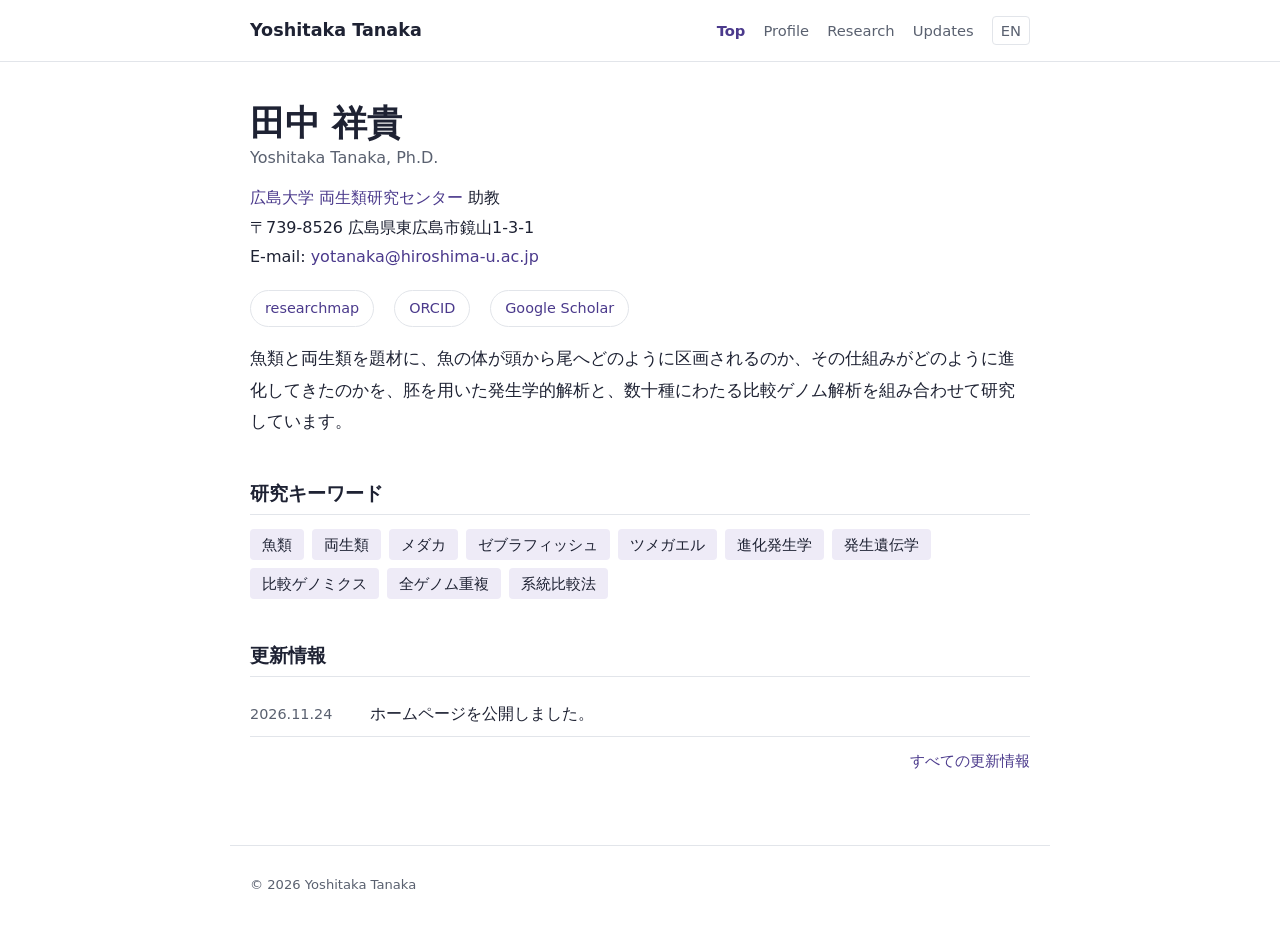
<file: index.html>
<!doctype html>
<html lang="ja">
<head>
<meta charset="utf-8">
<meta name="viewport" content="width=device-width, initial-scale=1">
<title>Yoshitaka Tanaka</title>
<meta name="description" content="魚類と両生類の進化発生学と比較ゲノミクス">
<link rel="alternate" hreflang="en" href="en/index.html">
<link rel="icon" href="/files/icon/favicon.svg" type="image/svg+xml">
<link rel="icon" href="/files/icon/favicon-32.png" sizes="32x32" type="image/png">
<link rel="apple-touch-icon" href="/files/icon/apple-touch-icon.png">
<link rel="stylesheet" href="assets/style.css">
</head>
<body>
<header class="site-header">
  <div class="wrap bar">
    <a class="brand" href="index.html">Yoshitaka Tanaka</a>
    <nav>
      <a href="index.html" aria-current="page">Top</a>
      <a href="profile.html">Profile</a>
      <a href="research.html">Research</a>
      <a href="updates.html">Updates</a>
      <a class="lang" href="en/index.html" hreflang="en">EN</a>
    </nav>
  </div>
</header>

<main class="wrap">
<section class="hero">
  <h1><span>田中 祥貴</span><span class="sub">Yoshitaka Tanaka, Ph.D.</span></h1>
  <address>
    <span><a href="https://www.hiroshima-u.ac.jp//">広島大学</a> <a href="https://amphibian.hiroshima-u.ac.jp/">両生類研究センター</a> 助教</span><br>
    <span>〒739-8526 広島県東広島市鏡山1-3-1</span><br>
    E-mail: <span class="mail" data-user="yotanaka" data-domain="hiroshima-u.ac.jp">name [at] example.ac.jp</span>
  </address>
  <ul class="ids">
    <li><a href="https://researchmap.jp/yoshitaka.tanaka/">researchmap</a></li>
    <li><a href="https://orcid.org/0009-0001-9887-1503/">ORCID</a></li>
    <li><a href="https://scholar.google.com/citations?user=2GogFeEAAAAJ&hl/">Google Scholar</a></li>
  </ul>
</section>

<section>
  <p class="lead">魚類と両生類を題材に、魚の体が頭から尾へどのように区画されるのか、その仕組みがどのように進化してきたのかを、胚を用いた発生学的解析と、数十種にわたる比較ゲノム解析を組み合わせて研究しています。</p>

  <h2>研究キーワード</h2>
  <ul class="keywords">
    <li>魚類</li><li>両生類</li><li>メダカ</li><li>ゼブラフィッシュ</li><li>ツメガエル</li>
    <li>進化発生学</li><li>発生遺伝学</li><li>比較ゲノミクス</li><li>全ゲノム重複</li><li>系統比較法</li>
  </ul>
</section>

<section>
  <h2>更新情報</h2>
  <ul class="updates" data-updates data-limit="5"></ul>
  <p class="more"><a href="updates.html">すべての更新情報</a></p>
</section>
</main>

<footer class="wrap site-footer">
  <p>© 2026 Yoshitaka Tanaka</p>
</footer>
<script>
// メールアドレスを表示時に組み立てる（自動収集されにくくするため）
document.querySelectorAll('.mail[data-user]').forEach(function (el) {
  var m = el.dataset.user + '@' + el.dataset.domain;
  var a = document.createElement('a');
  a.href = 'mailto:' + m; a.textContent = m;
  el.replaceWith(a);
});
</script>
<script src="assets/updates.js"></script>
</body>
</html>
</file>
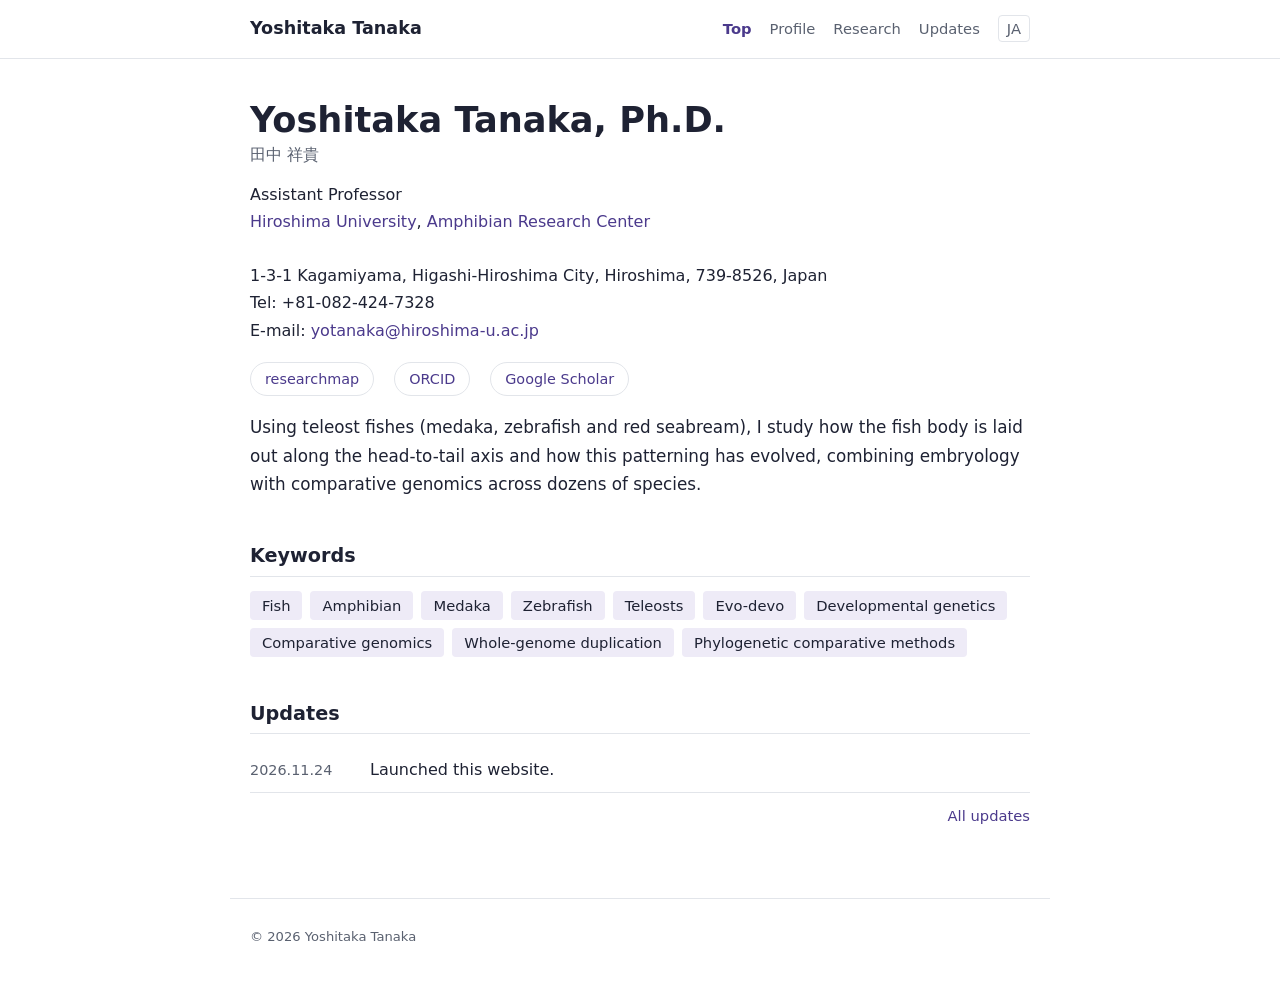
<file: en/index.html>
<!doctype html>
<html lang="en">
<head>
<meta charset="utf-8">
<meta name="viewport" content="width=device-width, initial-scale=1">
<title>Yoshitaka Tanaka</title>
<meta name="description" content="Developmental genetics and comparative genomics of teleost fishes (medaka, zebrafish, red seabream).">
<link rel="alternate" hreflang="ja" href="../index.html">
<link rel="icon" href="/files/icon/favicon.svg" type="image/svg+xml">
<link rel="icon" href="/files/icon/favicon-32.png" sizes="32x32" type="image/png">
<link rel="apple-touch-icon" href="/files/icon/apple-touch-icon.png">
<link rel="stylesheet" href="../assets/style.css">
</head>
<body>
<header class="site-header">
  <div class="wrap bar">
    <a class="brand" href="index.html">Yoshitaka Tanaka</a>
    <nav>
      <a href="index.html" aria-current="page">Top</a>
      <a href="profile.html">Profile</a>
      <a href="research.html">Research</a>
      <a href="updates.html">Updates</a>
      <a class="lang" href="../index.html" hreflang="ja">JA</a>
    </nav>
  </div>
</header>

<main class="wrap">
<section class="hero">
  <h1>Yoshitaka Tanaka, Ph.D.<span class="sub"><span>田中 祥貴</span></span></h1>
  <address>
    <span>Assistant Professor</span><br>
    <span><a href="https://www.hiroshima-u.ac.jp/en">Hiroshima University</a>, <a href="https://amphibian.hiroshima-u.ac.jp/">Amphibian Research Center</a></span><br>
    <br>
    <span>1-3-1 Kagamiyama, Higashi-Hiroshima City, Hiroshima, 739-8526, Japan</span><br>
    Tel: <span>+81-082-424-7328</span><br>
    E-mail: <span class="mail" data-user="yotanaka" data-domain="hiroshima-u.ac.jp">name [at] example.ac.jp</span>
  </address>
  <ul class="ids">
    <li><a href="https://researchmap.jp/yoshitaka.tanaka?lang=en">researchmap</a></li>
    <li><a href="https://orcid.org/0009-0001-9887-1503/">ORCID</a></li>
    <li><a href="https://scholar.google.com/citations?user=2GogFeEAAAAJ&hl/">Google Scholar</a></li>
  </ul>
</section>

<section>
  <p class="lead">Using teleost fishes (medaka, zebrafish and red seabream), I study how the fish body is laid out along the head-to-tail axis and how this patterning has evolved, combining embryology with comparative genomics across dozens of species.</p>

  <h2>Keywords</h2>
  <ul class="keywords">
    <li>Fish</li><li>Amphibian</li><li>Medaka</li><li>Zebrafish</li><li>Teleosts</li>
    <li>Evo-devo</li><li>Developmental genetics</li><li>Comparative genomics</li><li>Whole-genome duplication</li><li>Phylogenetic comparative methods</li>
  </ul>
</section>

<section>
  <h2>Updates</h2>
  <ul class="updates" data-updates data-limit="5"></ul>
  <p class="more"><a href="updates.html">All updates</a></p>
</section>
</main>

<footer class="wrap site-footer">
  <p>© 2026 Yoshitaka Tanaka</p>
</footer>
<script>
// メールアドレスを表示時に組み立てる（自動収集されにくくするため）
document.querySelectorAll('.mail[data-user]').forEach(function (el) {
  var m = el.dataset.user + '@' + el.dataset.domain;
  var a = document.createElement('a');
  a.href = 'mailto:' + m; a.textContent = m;
  el.replaceWith(a);
});
</script>
<script src="../assets/updates.js"></script>
</body>
</html>
</file>
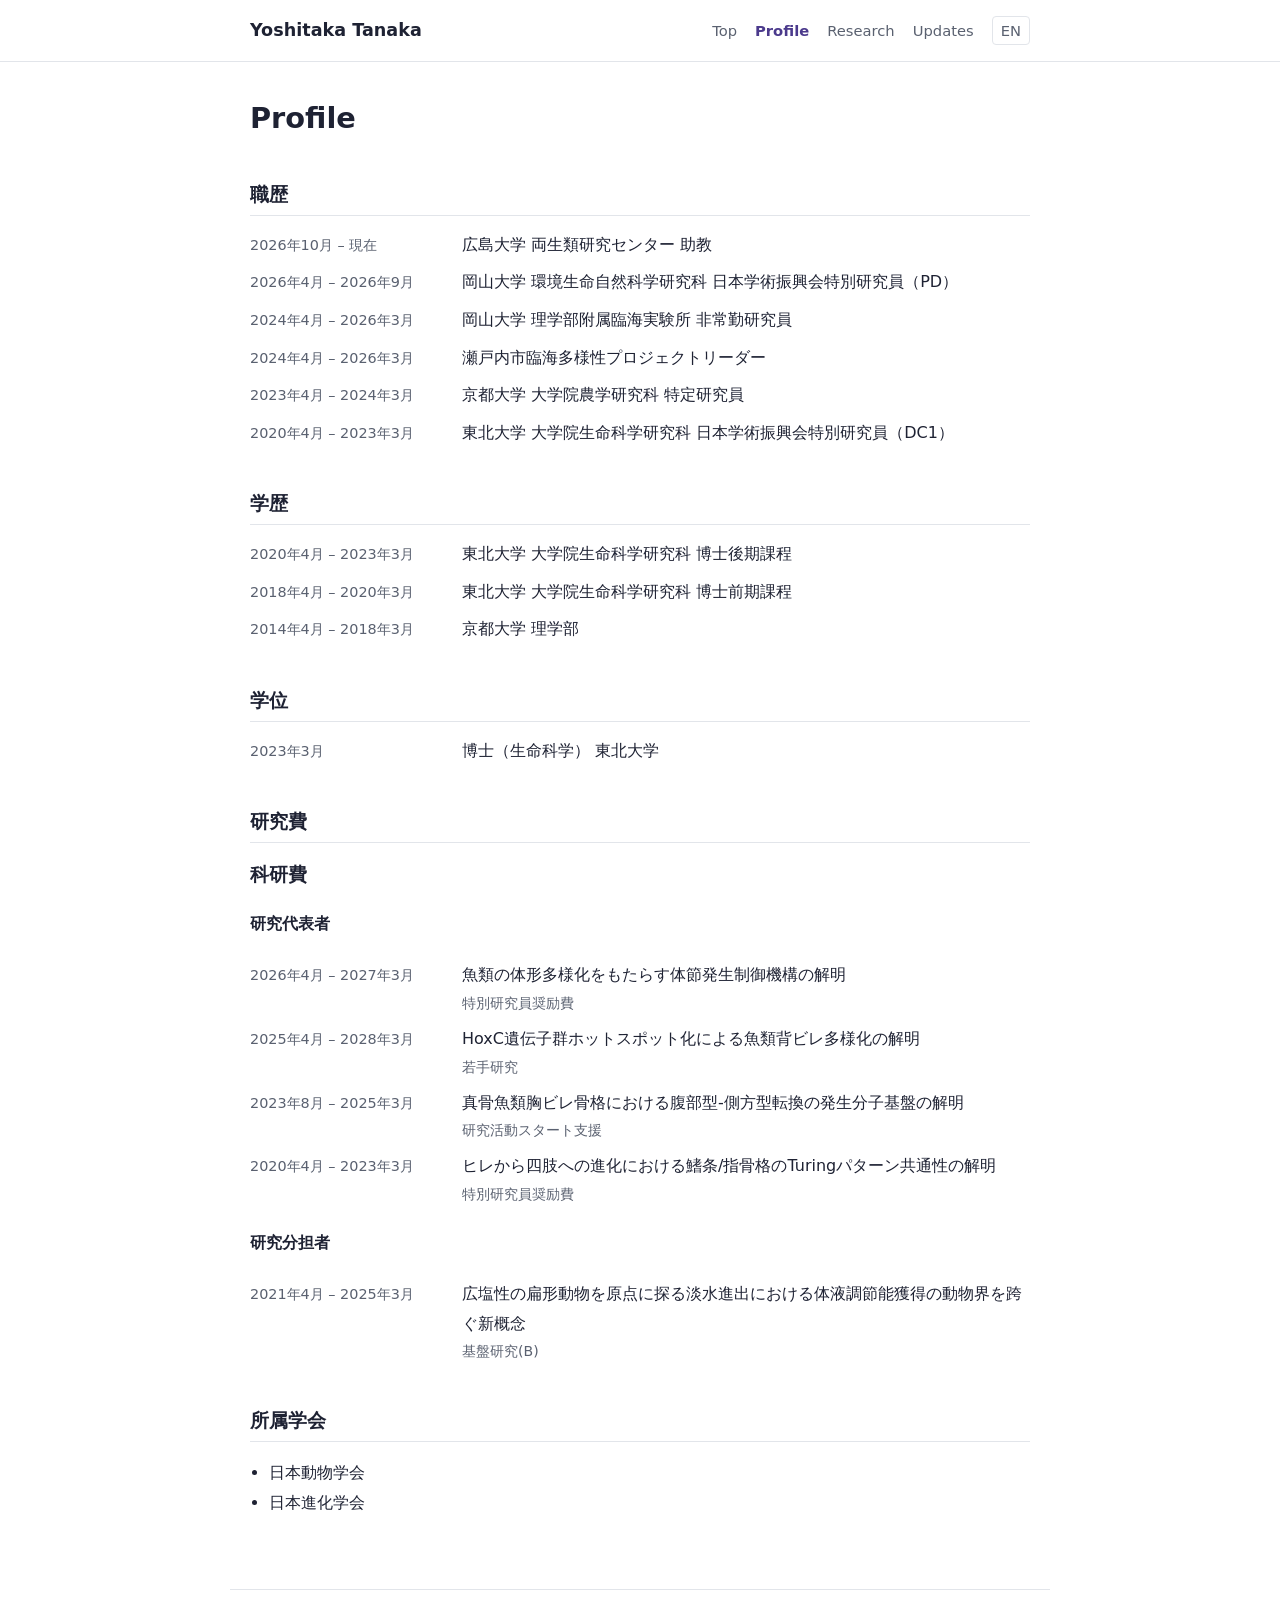
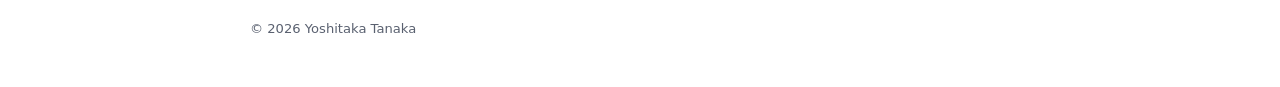
<file: profile.html>
<!doctype html>
<html lang="ja">
<head>
<meta charset="utf-8">
<meta name="viewport" content="width=device-width, initial-scale=1">
<title>Yoshitaka Tanaka</title>
<meta name="description" content="魚類と両生類の進化発生学と比較ゲノミクス">
<link rel="alternate" hreflang="en" href="en/index.html">
<link rel="icon" href="/files/icon/favicon.svg" type="image/svg+xml">
<link rel="icon" href="/files/icon/favicon-32.png" sizes="32x32" type="image/png">
<link rel="apple-touch-icon" href="/files/icon/apple-touch-icon.png">
<link rel="stylesheet" href="assets/style.css">
</head>
<body>
<header class="site-header">
  <div class="wrap bar">
    <a class="brand" href="index.html">Yoshitaka Tanaka</a>
    <nav>
      <a href="index.html">Top</a>
      <a href="profile.html" aria-current="page">Profile</a>
      <a href="research.html">Research</a>
      <a href="updates.html">Updates</a>
      <a class="lang" href="en/profile.html" hreflang="en">EN</a>
    </nav>
  </div>
</header>

<main class="wrap">
<h1 class="page">Profile</h1>

<h2>職歴</h2>
<!-- 新しいものを上に。<dt>に期間、<dd>に内容 -->
<dl class="cv">
  <dt>2026年10月 – 現在</dt><dd>広島大学 両生類研究センター 助教</dd>
  <dt>2026年4月 – 2026年9月</dt><dd>岡山大学 環境生命自然科学研究科 日本学術振興会特別研究員（PD）</dd>
  <dt>2024年4月 – 2026年3月</dt><dd>岡山大学 理学部附属臨海実験所 非常勤研究員</dd>
  <dt>2024年4月 – 2026年3月</dt><dd>瀬戸内市臨海多様性プロジェクトリーダー</dd>
  <dt>2023年4月 – 2024年3月</dt><dd>京都大学 大学院農学研究科 特定研究員</dd>
  <dt>2020年4月 – 2023年3月</dt><dd>東北大学 大学院生命科学研究科 日本学術振興会特別研究員（DC1）</dd>
</dl>

<h2>学歴</h2>
<dl class="cv">
  <dt>2020年4月 – 2023年3月</dt><dd>東北大学 大学院生命科学研究科 博士後期課程</dd>
  <dt>2018年4月 – 2020年3月</dt><dd>東北大学 大学院生命科学研究科 博士前期課程</dd>
  <dt>2014年4月 – 2018年3月</dt><dd>京都大学 理学部</dd>
</dl>

<h2>学位</h2>
<dl class="cv">
  <dt>2023年3月</dt><dd>博士（生命科学） 東北大学</dd>
</dl>

<h2>研究費</h2>
<h3>科研費</h3>
<h4>研究代表者</h4>
<dl class="cv">
  <dt>2026年4月 – 2027年3月</dt><dd><span>魚類の体形多様化をもたらす体節発生制御機構の解明</span><span class="meta">特別研究員奨励費</span></dd>
  <dt>2025年4月 – 2028年3月</dt><dd><span>HoxC遺伝子群ホットスポット化による魚類背ビレ多様化の解明</span><span class="meta">若手研究</span></dd>
  <dt>2023年8月 – 2025年3月</dt><dd><span>真骨魚類胸ビレ骨格における腹部型-側方型転換の発生分子基盤の解明</span><span class="meta">研究活動スタート支援</span></dd>
  <dt>2020年4月 – 2023年3月</dt><dd><span>ヒレから四肢への進化における鰭条/指骨格のTuringパターン共通性の解明</span><span class="meta">特別研究員奨励費</span></dd>
</dl>
<h4>研究分担者</h4>
<dl class="cv">
  <dt>2021年4月 – 2025年3月</dt><dd><span>広塩性の扁形動物を原点に探る淡水進出における体液調節能獲得の動物界を跨ぐ新概念</span><span class="meta">基盤研究(B)</span></dd>
</dl>


<h2>所属学会</h2>
<ul class="plain">
  <li>日本動物学会</li>
  <li>日本進化学会</li>
</ul>
</main>

<footer class="wrap site-footer">
  <p>© 2026 Yoshitaka Tanaka</p>
</footer>

</body>
</html>
</file>
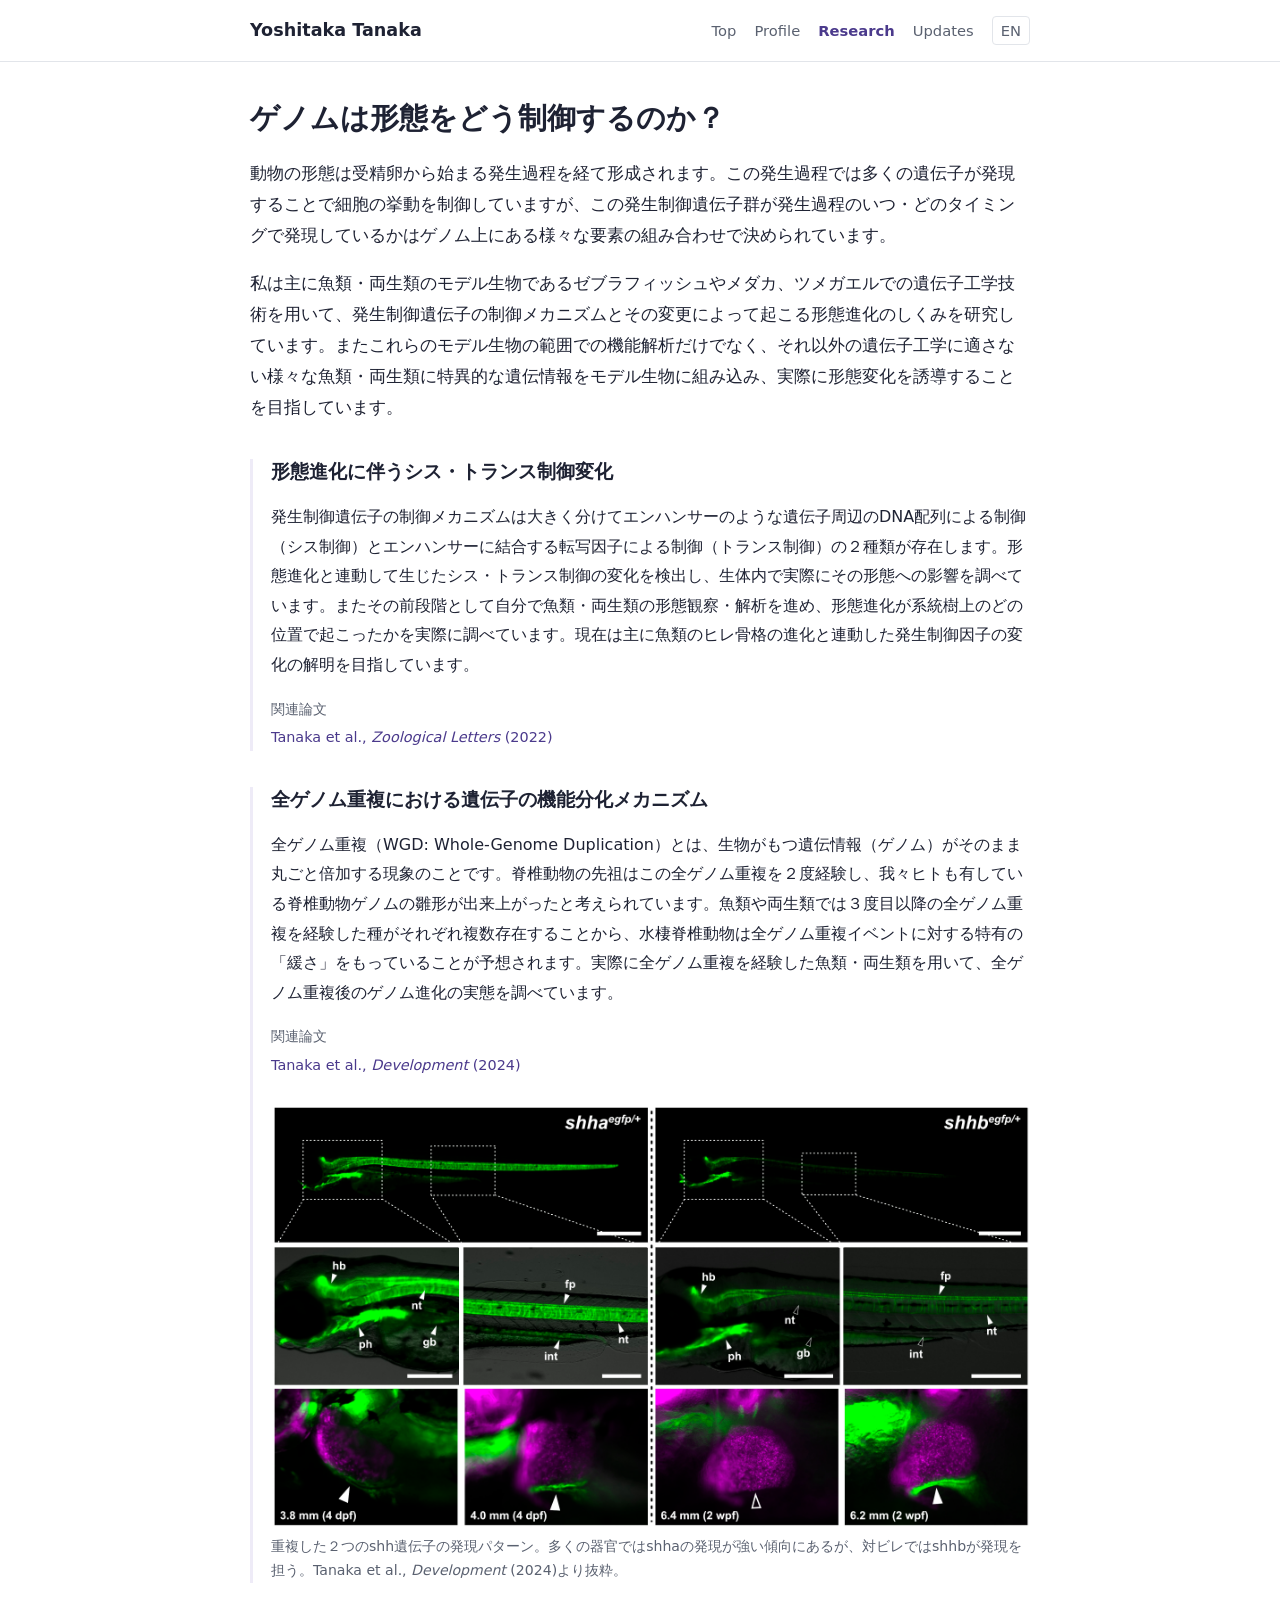
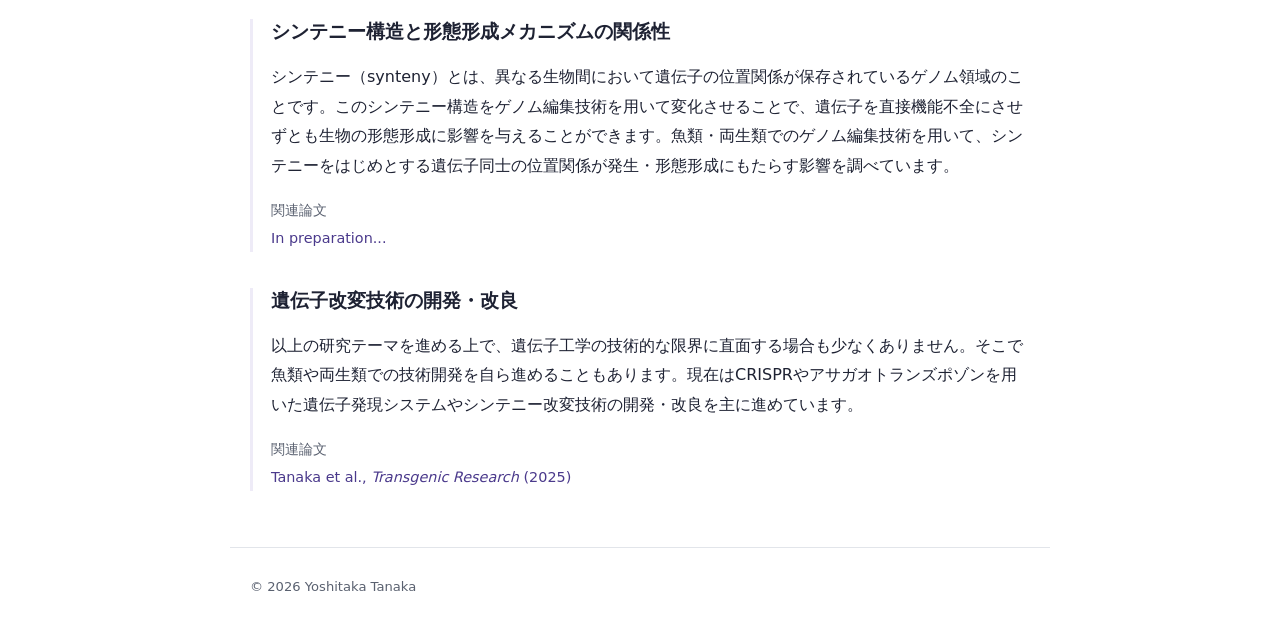
<file: research.html>
<!doctype html>
<html lang="ja">
<head>
<meta charset="utf-8">
<meta name="viewport" content="width=device-width, initial-scale=1">
<title>Yoshitaka Tanaka</title>
<meta name="description" content="魚類と両生類の進化発生学と比較ゲノミクス">
<link rel="alternate" hreflang="en" href="en/index.html">
<link rel="icon" href="/files/icon/favicon.svg" type="image/svg+xml">
<link rel="icon" href="/files/icon/favicon-32.png" sizes="32x32" type="image/png">
<link rel="apple-touch-icon" href="/files/icon/apple-touch-icon.png">
<link rel="stylesheet" href="assets/style.css">
</head>
<body>
<header class="site-header">
  <div class="wrap bar">
    <a class="brand" href="index.html">Yoshitaka Tanaka</a>
    <nav>
      <a href="index.html">Top</a>
      <a href="profile.html">Profile</a>
      <a href="research.html" aria-current="page">Research</a>
      <a href="updates.html">Updates</a>
      <a class="lang" href="en/research.html" hreflang="en">EN</a>
    </nav>
  </div>
</header>

<main class="wrap">
<h1 class="page">ゲノムは形態をどう制御するのか？</h1>
<p class="lead">動物の形態は受精卵から始まる発生過程を経て形成されます。この発生過程では多くの遺伝子が発現することで細胞の挙動を制御していますが、この発生制御遺伝子群が発生過程のいつ・どのタイミングで発現しているかはゲノム上にある様々な要素の組み合わせで決められています。</p>
<p class="lead">私は主に魚類・両生類のモデル生物であるゼブラフィッシュやメダカ、ツメガエルでの遺伝子工学技術を用いて、発生制御遺伝子の制御メカニズムとその変更によって起こる形態進化のしくみを研究しています。またこれらのモデル生物の範囲での機能解析だけでなく、それ以外の遺伝子工学に適さない様々な魚類・両生類に特異的な遺伝情報をモデル生物に組み込み、実際に形態変化を誘導することを目指しています。</p>

<!-- テーマを増やすときは <section class="topic"> ... </section> を丸ごとコピー -->
<section class="topic">
  <h2>形態進化に伴うシス・トランス制御変化</h2>
  <p>発生制御遺伝子の制御メカニズムは大きく分けてエンハンサーのような遺伝子周辺のDNA配列による制御（シス制御）とエンハンサーに結合する転写因子による制御（トランス制御）の２種類が存在します。形態進化と連動して生じたシス・トランス制御の変化を検出し、生体内で実際にその形態への影響を調べています。またその前段階として自分で魚類・両生類の形態観察・解析を進め、形態進化が系統樹上のどの位置で起こったかを実際に調べています。現在は主に魚類のヒレ骨格の進化と連動した発生制御因子の変化の解明を目指しています。</p>
  <div class="refs">関連論文
    <ul>
      <li><a href="https://link.springer.com/article/10.1186/s40851-022-00198-y/">Tanaka et al., <i>Zoological Letters</i> (2022)</a></li>
    </ul>
  </div>
</section>

<section class="topic">
  <h2>全ゲノム重複における遺伝子の機能分化メカニズム</h2>
  <p>全ゲノム重複（WGD: Whole-Genome Duplication）とは、生物がもつ遺伝情報（ゲノム）がそのまま丸ごと倍加する現象のことです。脊椎動物の先祖はこの全ゲノム重複を２度経験し、我々ヒトも有している脊椎動物ゲノムの雛形が出来上がったと考えられています。魚類や両生類では３度目以降の全ゲノム重複を経験した種がそれぞれ複数存在することから、水棲脊椎動物は全ゲノム重複イベントに対する特有の「緩さ」をもっていることが予想されます。実際に全ゲノム重複を経験した魚類・両生類を用いて、全ゲノム重複後のゲノム進化の実態を調べています。</p>
  <div class="refs">関連論文
    <ul>
      <li><a href="https://journals.biologists.com/dev/article/151/22/dev202526/363005/Anterior-posterior-constraint-on-Hedgehog/">Tanaka et al., <i>Development</i> (2024)</a></li>
    </ul>
  </div>
  <figure>
  <img src="/assets/images/figure2-1.jpg"
       alt="重複した２つのshh遺伝子の発現パターン。多くの器官ではshhaの発現が強い傾向にあるが、対ビレではshhbが発現を担う。"
       width="1600" height="900"
       loading="lazy">
  <figcaption>重複した２つのshh遺伝子の発現パターン。多くの器官ではshhaの発現が強い傾向にあるが、対ビレではshhbが発現を担う。Tanaka et al., <i>Development</i> (2024)より抜粋。</figcaption>
</figure>
</section>

<section class="topic">
  <h2>シンテニー構造と形態形成メカニズムの関係性</h2>
  <p>シンテニー（synteny）とは、異なる生物間において遺伝子の位置関係が保存されているゲノム領域のことです。このシンテニー構造をゲノム編集技術を用いて変化させることで、遺伝子を直接機能不全にさせずとも生物の形態形成に影響を与えることができます。魚類・両生類でのゲノム編集技術を用いて、シンテニーをはじめとする遺伝子同士の位置関係が発生・形態形成にもたらす影響を調べています。</p>
  <div class="refs">関連論文
    <ul>
      <li><a>In preparation...</a></li>
    </ul>
  </div>
</section>

<section class="topic">
  <h2>遺伝子改変技術の開発・改良</h2>
  <p>以上の研究テーマを進める上で、遺伝子工学の技術的な限界に直面する場合も少なくありません。そこで魚類や両生類での技術開発を自ら進めることもあります。現在はCRISPRやアサガオトランズポゾンを用いた遺伝子発現システムやシンテニー改変技術の開発・改良を主に進めています。</p>
  <div class="refs">関連論文
    <ul>
      <li><a href="https://link.springer.com/article/10.1007/s11248-025-00466-5/">Tanaka et al., <i>Transgenic Research</i> (2025)</a></li>
    </ul>
  </div>
</section>
</main>

<footer class="wrap site-footer">
  <p>© 2026 Yoshitaka Tanaka</p>
</footer>

</body>
</html>
</file>
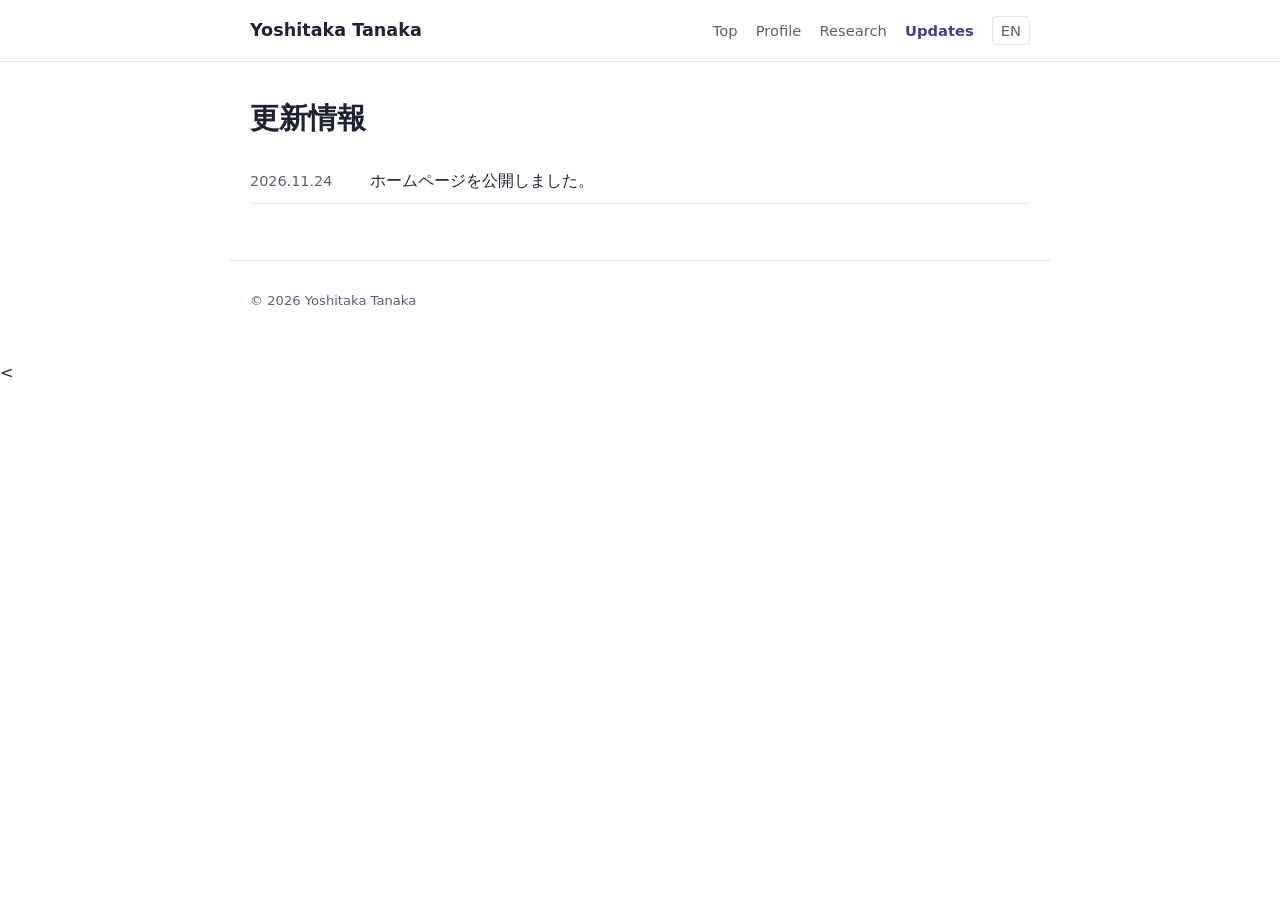
<file: updates.html>
<!doctype html>
<html lang="ja">
<head>
<meta charset="utf-8">
<meta name="viewport" content="width=device-width, initial-scale=1">
<title>Yoshitaka Tanaka</title>
<meta name="description" content="魚類と両生類の進化発生学と比較ゲノミクス">
<link rel="alternate" hreflang="en" href="en/index.html">
<link rel="icon" href="/files/icon/favicon.svg" type="image/svg+xml">
<link rel="icon" href="/files/icon/favicon-32.png" sizes="32x32" type="image/png">
<link rel="apple-touch-icon" href="/files/icon/apple-touch-icon.png">
<link rel="stylesheet" href="assets/style.css">
</head>
<body>
<header class="site-header">
  <div class="wrap bar">
    <a class="brand" href="index.html">Yoshitaka Tanaka</a>
    <nav>
      <a href="index.html">Top</a>
      <a href="profile.html">Profile</a>
      <a href="research.html">Research</a>
      <a href="updates.html" aria-current="page">Updates</a>
      <a class="lang" href="en/updates.html" hreflang="en">EN</a>
    </nav>
  </div>
</header>

<main class="wrap">
<h1 class="page">更新情報</h1>
<ul class="updates" data-updates></ul>
</main>

<footer class="wrap site-footer">
  <p>© 2026 Yoshitaka Tanaka</p>
</footer>
<
<script src="assets/updates.js"></script>
</body>
</html>
</file>
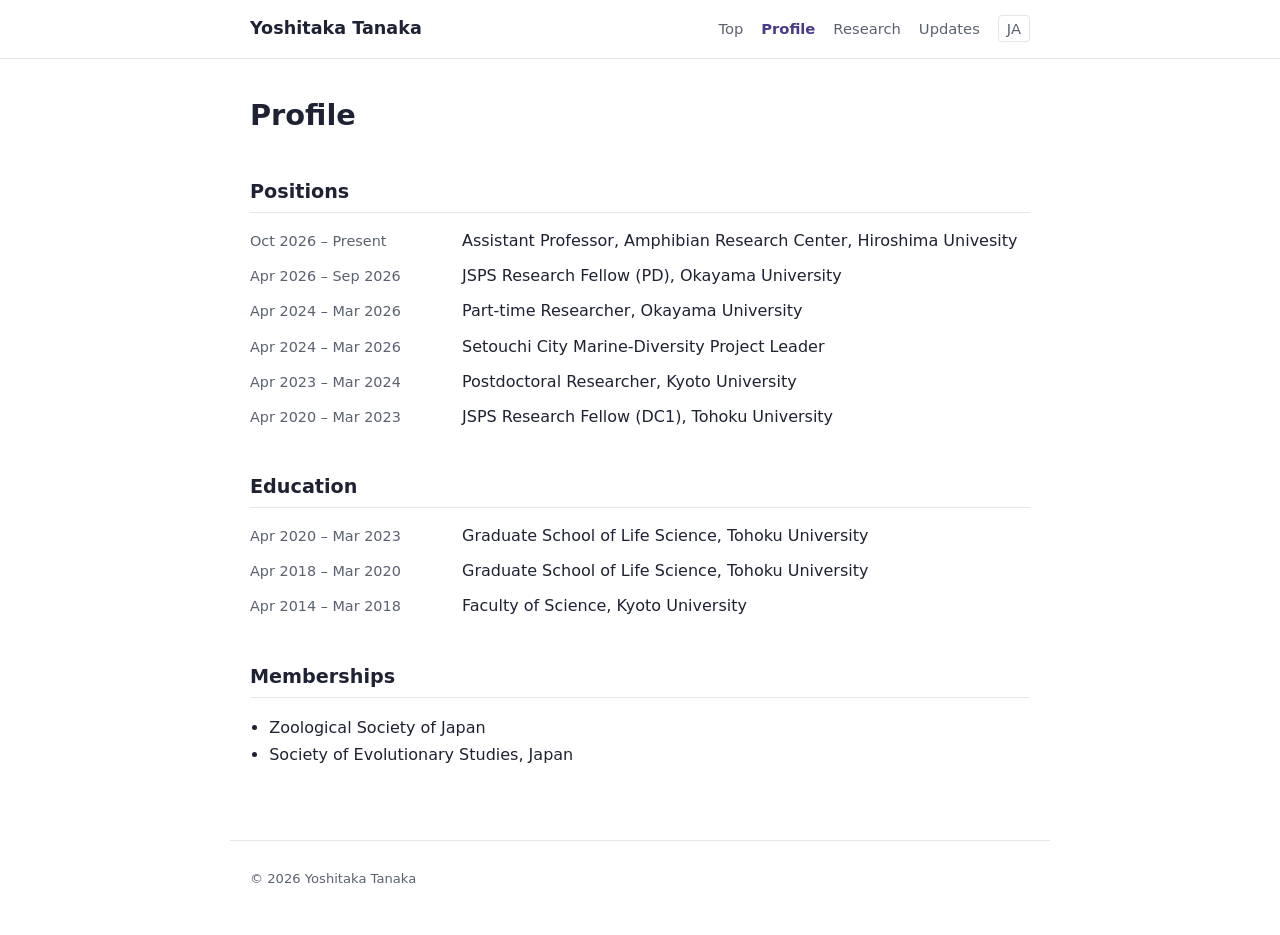
<file: en/profile.html>
<!doctype html>
<html lang="en">
<head>
<meta charset="utf-8">
<meta name="viewport" content="width=device-width, initial-scale=1">
<title>Yoshitaka Tanaka</title>
<meta name="description" content="Developmental genetics and comparative genomics of teleost fishes (medaka, zebrafish, red seabream).">
<link rel="alternate" hreflang="ja" href="../index.html">
<link rel="icon" href="/files/icon/favicon.svg" type="image/svg+xml">
<link rel="icon" href="/files/icon/favicon-32.png" sizes="32x32" type="image/png">
<link rel="apple-touch-icon" href="/files/icon/apple-touch-icon.png">
<link rel="stylesheet" href="../assets/style.css">
</head>
<body>
<header class="site-header">
  <div class="wrap bar">
    <a class="brand" href="index.html">Yoshitaka Tanaka</a>
    <nav>
      <a href="index.html">Top</a>
      <a href="profile.html" aria-current="page">Profile</a>
      <a href="research.html">Research</a>
      <a href="updates.html">Updates</a>
      <a class="lang" href="../profile.html" hreflang="ja">JA</a>
    </nav>
  </div>
</header>

<main class="wrap">
<h1 class="page">Profile</h1>

<h2>Positions</h2>
<dl class="cv">
  <dt>Oct 2026 – Present</dt><dd>Assistant Professor, Amphibian Research Center, Hiroshima Univesity</dd>
  <dt>Apr 2026 – Sep 2026</dt><dd>JSPS Research Fellow (PD), Okayama University</dd>
  <dt>Apr 2024 – Mar 2026</dt><dd>Part-time Researcher, Okayama University</dd>
  <dt>Apr 2024 – Mar 2026</dt><dd>Setouchi City Marine-Diversity Project Leader</dd>
  <dt>Apr 2023 – Mar 2024</dt><dd>Postdoctoral Researcher, Kyoto University</dd>
  <dt>Apr 2020 – Mar 2023</dt><dd>JSPS Research Fellow (DC1), Tohoku University</dd>
</dl>

<h2>Education</h2>
<dl class="cv">
  <dt>Apr 2020 – Mar 2023</dt><dd>Graduate School of Life Science, Tohoku University</dd>
  <dt>Apr 2018 – Mar 2020</dt><dd>Graduate School of Life Science, Tohoku University</dd>
  <dt>Apr 2014 – Mar 2018</dt><dd>Faculty of Science, Kyoto University</dd>
</dl>

<h2>Memberships</h2>
<ul class="plain">
  <li>Zoological Society of Japan</li>
  <li>Society of Evolutionary Studies, Japan</li>
</ul>
</main>

<footer class="wrap site-footer">
  <p>© 2026 Yoshitaka Tanaka</p>
</footer>

</body>
</html>
</file>
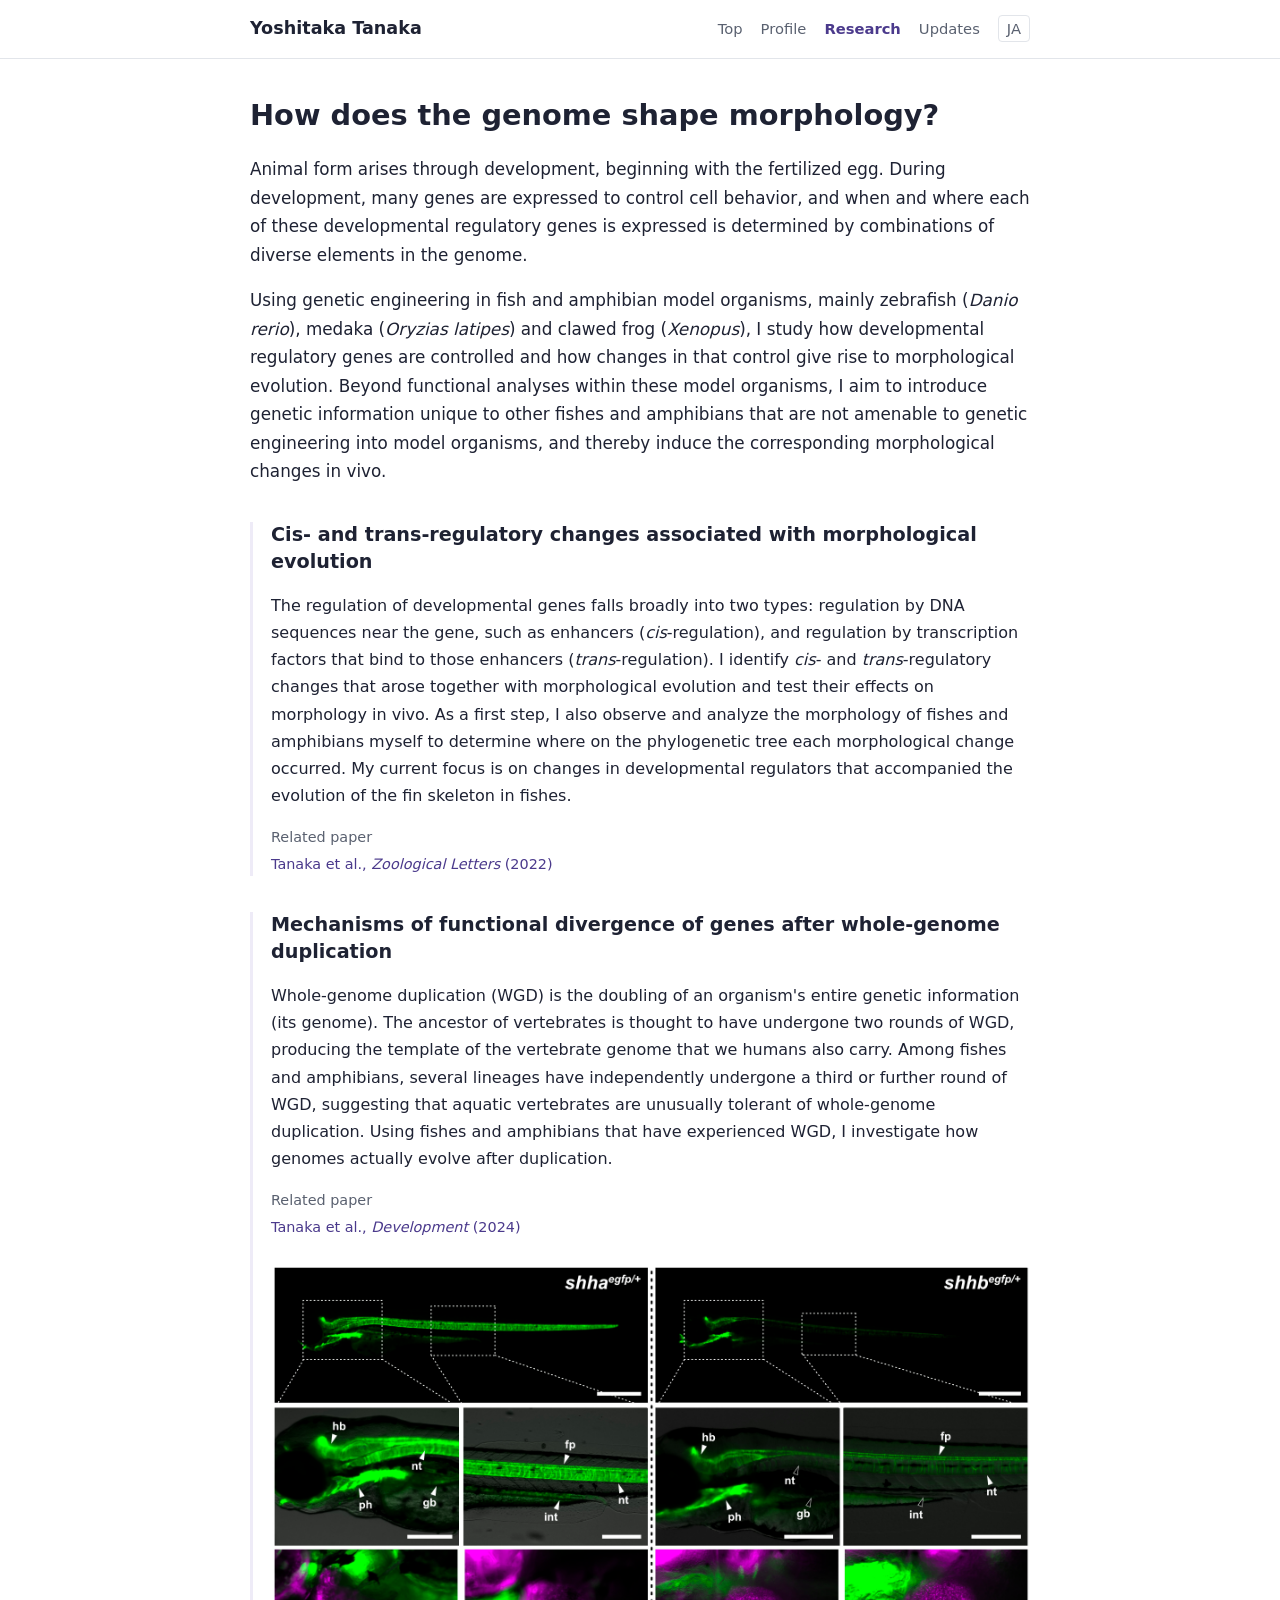
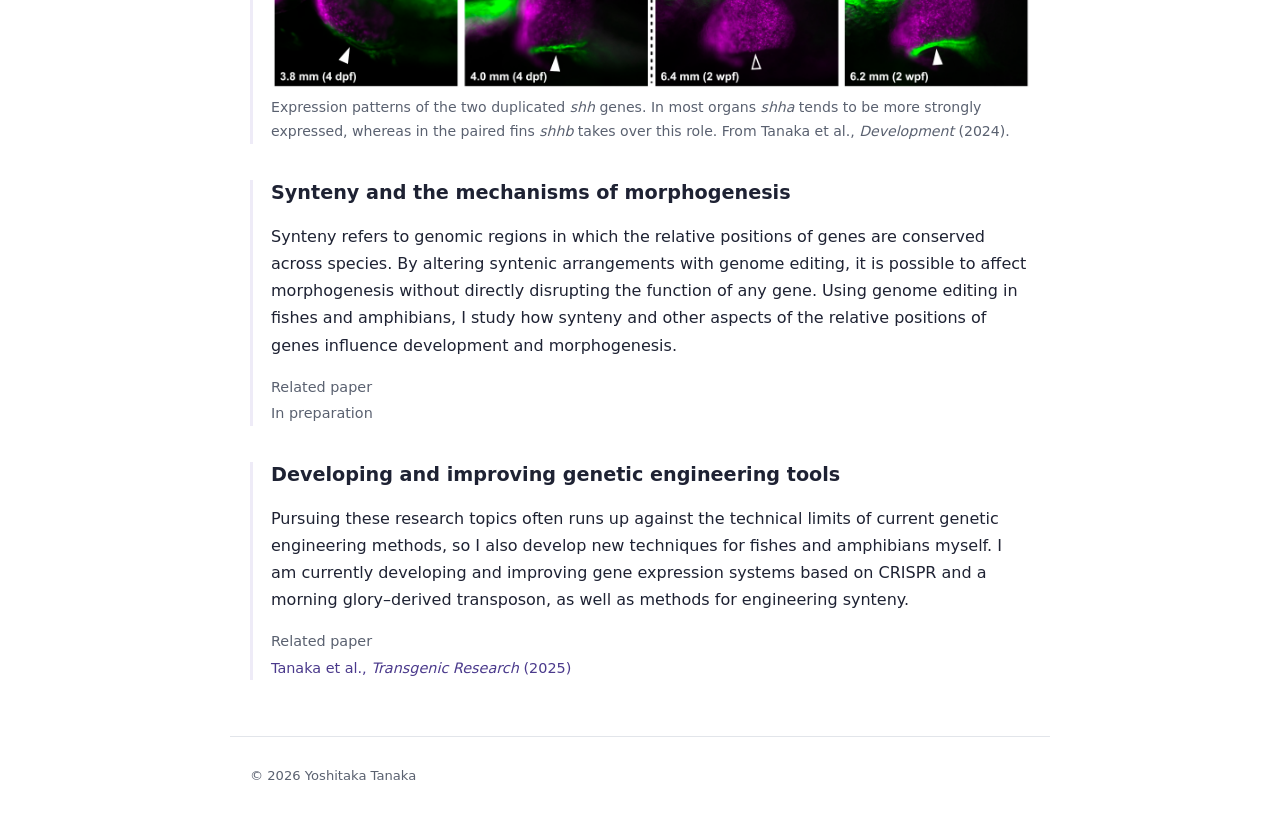
<file: en/research.html>
<!doctype html>
<html lang="en">
<head>
<meta charset="utf-8">
<meta name="viewport" content="width=device-width, initial-scale=1">
<title>Yoshitaka Tanaka</title>
<meta name="description" content="Developmental genetics and comparative genomics of teleost fishes (medaka, zebrafish, red seabream).">
<link rel="alternate" hreflang="ja" href="../index.html">
<link rel="icon" href="/files/icon/favicon.svg" type="image/svg+xml">
<link rel="icon" href="/files/icon/favicon-32.png" sizes="32x32" type="image/png">
<link rel="apple-touch-icon" href="/files/icon/apple-touch-icon.png">
<link rel="stylesheet" href="../assets/style.css">
</head>
<body>
<header class="site-header">
  <div class="wrap bar">
    <a class="brand" href="index.html">Yoshitaka Tanaka</a>
    <nav>
      <a href="index.html">Top</a>
      <a href="profile.html">Profile</a>
      <a href="research.html" aria-current="page">Research</a>
      <a href="updates.html">Updates</a>
      <a class="lang" href="../research.html" hreflang="ja">JA</a>
    </nav>
  </div>
</header>

<main class="wrap">
<h1 class="page">How does the genome shape morphology?</h1>
<p class="lead">Animal form arises through development, beginning with the fertilized egg. During development, many genes are expressed to control cell behavior, and when and where each of these developmental regulatory genes is expressed is determined by combinations of diverse elements in the genome.</p>
<p class="lead">Using genetic engineering in fish and amphibian model organisms, mainly zebrafish (<i>Danio rerio</i>), medaka (<i>Oryzias latipes</i>) and clawed frog (<i>Xenopus</i>), I study how developmental regulatory genes are controlled and how changes in that control give rise to morphological evolution. Beyond functional analyses within these model organisms, I aim to introduce genetic information unique to other fishes and amphibians that are not amenable to genetic engineering into model organisms, and thereby induce the corresponding morphological changes in vivo.</p>

<section class="topic">
  <h2>Cis- and trans-regulatory changes associated with morphological evolution</h2>
  <p>The regulation of developmental genes falls broadly into two types: regulation by DNA sequences near the gene, such as enhancers (<em>cis</em>-regulation), and regulation by transcription factors that bind to those enhancers (<em>trans</em>-regulation). I identify <em>cis</em>- and <em>trans</em>-regulatory changes that arose together with morphological evolution and test their effects on morphology in vivo. As a first step, I also observe and analyze the morphology of fishes and amphibians myself to determine where on the phylogenetic tree each morphological change occurred. My current focus is on changes in developmental regulators that accompanied the evolution of the fin skeleton in fishes.</p>
  <div class="refs">Related paper
    <ul>
      <li><a href="https://link.springer.com/article/10.1186/s40851-022-00198-y/">Tanaka et al., <i>Zoological Letters</i> (2022)</a></li>
    </ul>
  </div>
</section>

<section class="topic">
  <h2>Mechanisms of functional divergence of genes after whole-genome duplication</h2>
  <p>Whole-genome duplication (WGD) is the doubling of an organism's entire genetic information (its genome). The ancestor of vertebrates is thought to have undergone two rounds of WGD, producing the template of the vertebrate genome that we humans also carry. Among fishes and amphibians, several lineages have independently undergone a third or further round of WGD, suggesting that aquatic vertebrates are unusually tolerant of whole-genome duplication. Using fishes and amphibians that have experienced WGD, I investigate how genomes actually evolve after duplication.</p>
  <div class="refs">Related paper
    <ul>
      <li><a href="https://journals.biologists.com/dev/article/151/22/dev202526/363005/Anterior-posterior-constraint-on-Hedgehog/">Tanaka et al., <i>Development</i> (2024)</a></li>
    </ul>
  </div>
  <figure>
    <img src="/assets/images/figure2-1.jpg"
         alt="Expression patterns of the two duplicated shh genes. shha tends to be more strongly expressed in most organs, whereas shhb is responsible for expression in the paired fins."
         width="1600" height="900"
         loading="lazy">
    <figcaption>Expression patterns of the two duplicated <i>shh</i> genes. In most organs <i>shha</i> tends to be more strongly expressed, whereas in the paired fins <i>shhb</i> takes over this role. From Tanaka et al., <i>Development</i> (2024).</figcaption>
  </figure>
</section>

<section class="topic">
  <h2>Synteny and the mechanisms of morphogenesis</h2>
  <p>Synteny refers to genomic regions in which the relative positions of genes are conserved across species. By altering syntenic arrangements with genome editing, it is possible to affect morphogenesis without directly disrupting the function of any gene. Using genome editing in fishes and amphibians, I study how synteny and other aspects of the relative positions of genes influence development and morphogenesis.</p>
  <div class="refs">Related paper
    <ul>
      <li>In preparation</li>
    </ul>
  </div>
</section>

<section class="topic">
  <h2>Developing and improving genetic engineering tools</h2>
  <p>Pursuing these research topics often runs up against the technical limits of current genetic engineering methods, so I also develop new techniques for fishes and amphibians myself. I am currently developing and improving gene expression systems based on CRISPR and a morning glory–derived transposon, as well as methods for engineering synteny.</p>
  <div class="refs">Related paper
    <ul>
      <li><a href="https://link.springer.com/article/10.1007/s11248-025-00466-5/">Tanaka et al., <i>Transgenic Research</i> (2025)</a></li>
    </ul>
  </div>
</section>
</main>

<footer class="wrap site-footer">
  <p>© 2026 Yoshitaka Tanaka</p>
</footer>
</body>
</html>
</file>
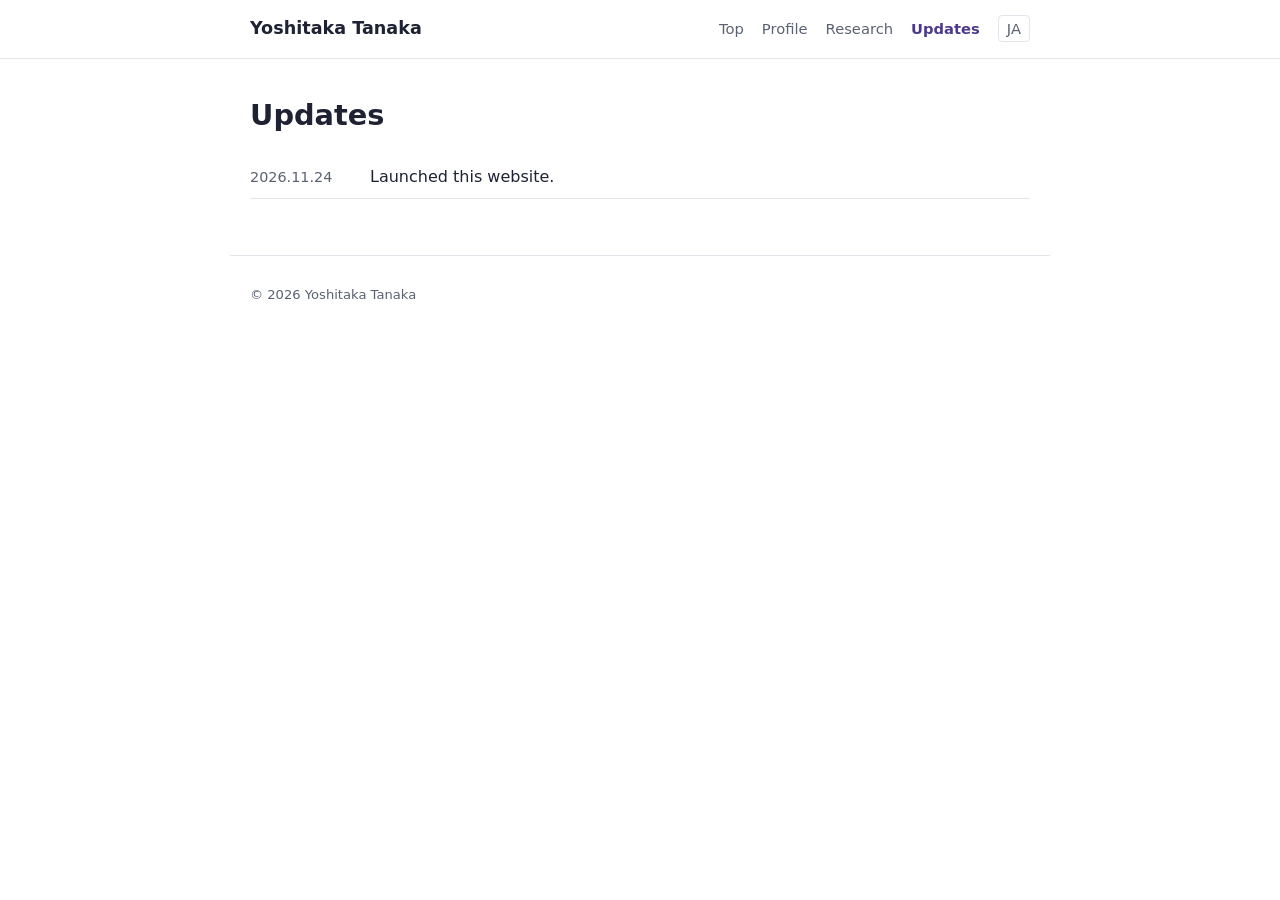
<file: en/updates.html>
<!doctype html>
<html lang="en">
<head>
<meta charset="utf-8">
<meta name="viewport" content="width=device-width, initial-scale=1">
<title>Yoshitaka Tanaka</title>
<meta name="description" content="Developmental genetics and comparative genomics of teleost fishes (medaka, zebrafish, red seabream).">
<link rel="alternate" hreflang="ja" href="../index.html">
<link rel="icon" href="/files/icon/favicon.svg" type="image/svg+xml">
<link rel="icon" href="/files/icon/favicon-32.png" sizes="32x32" type="image/png">
<link rel="apple-touch-icon" href="/files/icon/apple-touch-icon.png">
<link rel="stylesheet" href="../assets/style.css">
</head>
<body>
<header class="site-header">
  <div class="wrap bar">
    <a class="brand" href="index.html">Yoshitaka Tanaka</a>
    <nav>
      <a href="index.html">Top</a>
      <a href="profile.html">Profile</a>
      <a href="research.html">Research</a>
      <a href="updates.html" aria-current="page">Updates</a>
      <a class="lang" href="../updates.html" hreflang="ja">JA</a>
    </nav>
  </div>
</header>

<main class="wrap">
<h1 class="page">Updates</h1>
<ul class="updates" data-updates></ul>
</main>

<footer class="wrap site-footer">
  <p>© 2026 Yoshitaka Tanaka</p>
</footer>

<script src="../assets/updates.js"></script>
</body>
</html>
</file>
<file: assets/style.css>
/* ==================================================
   サイト全体の見た目
   色を変えたいときは :root の --accent と --accent-soft だけ変えれば十分です。
   ================================================== */
:root {
  --bg: #ffffff;
  --text: #1e2233;
  --muted: #5a6170;
  --line: #e2e5ea;
  --accent: #4b3a8c;       /* リンク・見出しの線 */
  --accent-soft: #eeebf7;  /* キーワードの背景など */
  --max: 820px;            /* 本文の最大幅 */
}

* { box-sizing: border-box; }
html { -webkit-text-size-adjust: 100%; }
body {
  margin: 0;
  background: var(--bg);
  color: var(--text);
  font-family: "Hiragino Sans", "Hiragino Kaku Gothic ProN", "Noto Sans JP", "Yu Gothic UI", "Meiryo", system-ui, sans-serif;
  font-size: 16px;
  line-height: 1.85;
}
:lang(en) body, html:lang(en) body { line-height: 1.7; }

a { 
  color: var(--accent);
  text-decoration: none;   /* 下線を消す */
}
a:hover { text-decoration-thickness: 2px; }
:focus-visible { outline: 2px solid var(--accent); outline-offset: 2px; border-radius: 2px; }

.wrap { max-width: var(--max); margin: 0 auto; padding: 0 20px; }

/* ---------- ヘッダー ---------- */
.site-header {
  border-bottom: 1px solid var(--line);
  position: sticky;      /* スクロールしても貼り付く */
  top: 0;                /* 画面の上端 0px の位置で止まる */
  z-index: 10;           /* 本文より手前に重ねる */
  background: var(--bg); /* 背景を塗る（ないと下の本文が透けて見える） */
}
.bar {
  display: flex; align-items: center; justify-content: space-between;
  flex-wrap: wrap; gap: 8px 24px; padding-top: 14px; padding-bottom: 14px;
}
.brand { font-weight: 700; font-size: 1.1rem; color: var(--text); text-decoration: none; }
nav { display: flex; flex-wrap: wrap; align-items: center; gap: 4px 18px; font-size: 0.92rem; }
nav a { color: var(--muted); text-decoration: none; }
nav a:hover { color: var(--accent); }                       /* メニュー全体：文字色だけ */
nav a[aria-current="page"] { color: var(--accent); font-weight: 700; }
nav a.lang {
  border: 1px solid var(--line); border-radius: 4px; padding: 0 8px;
}
nav a.lang:hover,
nav a.lang:focus-visible {                                  /* 言語ボタン：縁の色も */
  border-color: var(--accent);
}

/* ---------- 共通 ---------- */
main.wrap { padding-top: 36px; padding-bottom: 56px; }
h1, h2, h3 { line-height: 1.4; }
h1.page { font-size: 1.8rem; margin: 0 0 20px; }
h2 {
  font-size: 1.2rem; margin: 44px 0 14px; padding-bottom: 6px;
  border-bottom: 1px solid var(--line);
}
.lead { font-size: 1.05rem; }
.note { color: var(--muted); font-size: 0.88rem; }
.meta { display: block; color: var(--muted); font-size: 0.88rem; }

/* 未記入の目印（書き換えたら class="todo" を消す） */
.todo { background: #fff1b8; }

/* ---------- Top ---------- */
.hero h1 { font-size: 2.2rem; margin: 0 0 14px; }
.hero h1 .sub { display: block; font-size: 1rem; font-weight: 400; color: var(--muted); }
address { font-style: normal; margin-bottom: 18px; }

.ids { list-style: none; padding: 0; margin: 0; display: flex; flex-wrap: wrap; gap: 8px 20px; }
.ids a { display: inline-block; padding: 4px 14px; border: 1px solid var(--line); border-radius: 99px; background: var(--surface); font-size: .9rem; }
.ids a:hover { border-color: var(--accent); text-decoration: none; }

.keywords { list-style: none; padding: 0; margin: 0; display: flex; flex-wrap: wrap; gap: 8px; }
.keywords li { background: var(--accent-soft); padding: 2px 12px; border-radius: 4px; font-size: 0.92rem; }

/* ---------- News ---------- */
ul.updates { list-style: none; padding: 0; margin: 0; }
ul.updates li {
  display: grid; grid-template-columns: 6.5em 1fr; gap: 0 16px;
  padding: 8px 0; border-bottom: 1px solid var(--line);
}
ul.updates time { color: var(--muted); font-size: 0.9rem; font-variant-numeric: tabular-nums; padding-top: 2px; }
.more { text-align: right; font-size: 0.92rem; margin-top: 10px; }
@media (max-width: 640px) {
  ul.updates li { grid-template-columns: 1fr; }
}

/* ---------- Profile ---------- */
dl.cv { display: grid; grid-template-columns: 12em 1fr; gap: 8px 20px; margin: 0; }
dl.cv dt { color: var(--muted); font-size: 0.9rem; font-variant-numeric: tabular-nums; padding-top: 2px; }
dl.cv dd { margin: 0; }
ul.plain { padding-left: 1.2em; }

/* ---------- Research ---------- */
.topic { padding-left: 18px; border-left: 3px solid var(--accent-soft); margin-top: 36px; }
.topic h2 { border-bottom: 0; margin-top: 0; padding-bottom: 0; }
.refs { font-size: 0.9rem; color: var(--muted); margin-top: 10px; }
.refs ul { list-style: none; padding: 0; margin: 2px 0 0; }

/* ---------- Publications ---------- */
ol.pubs { padding-left: 2.4em; margin: 0; }
ol.pubs li { margin-bottom: 18px; }
ol.pubs li::marker { color: var(--muted); font-size: 0.85rem; }
ol.pubs .title, ol.pubs .authors, ol.pubs .venue { display: block; }
ol.pubs .title { font-weight: 600; color: var(--text); text-decoration: none; }
ol.pubs a.title:hover { color: var(--accent); text-decoration: underline; }
ol.pubs .authors { color: var(--muted); font-size: 0.92rem; }
ol.pubs .authors strong { color: var(--text); }
ol.pubs sup { color: var(--accent); }
ol.pubs .venue { font-size: 0.92rem; }

/* ---------- 図 ---------- */
figure { margin: 28px 0; }
figure img {
  display: block;
  max-width: 100%;   /* 本文の幅より大きければ縮める */
  height: auto;      /* 縮めた幅に合わせて高さも比率どおりに */
  border-radius: 4px;
}
figcaption { margin-top: 8px; font-size: 0.88rem; color: var(--muted); line-height: 1.7; }

/* ---------- フッター ---------- */
.site-footer { border-top: 1px solid var(--line); color: var(--muted); font-size: 0.82rem; padding-top: 14px; padding-bottom: 32px; }

/* ---------- スマホ ---------- */
@media (max-width: 640px) {
  body { font-size: 15px; }
  nav { gap: 2px 14px; font-size: 0.86rem; }
  .hero h1 { font-size: 1.8rem; }
  dl.cv { grid-template-columns: 1fr; gap: 0; }
  dl.cv dd { margin-bottom: 12px; }
}
</file>
